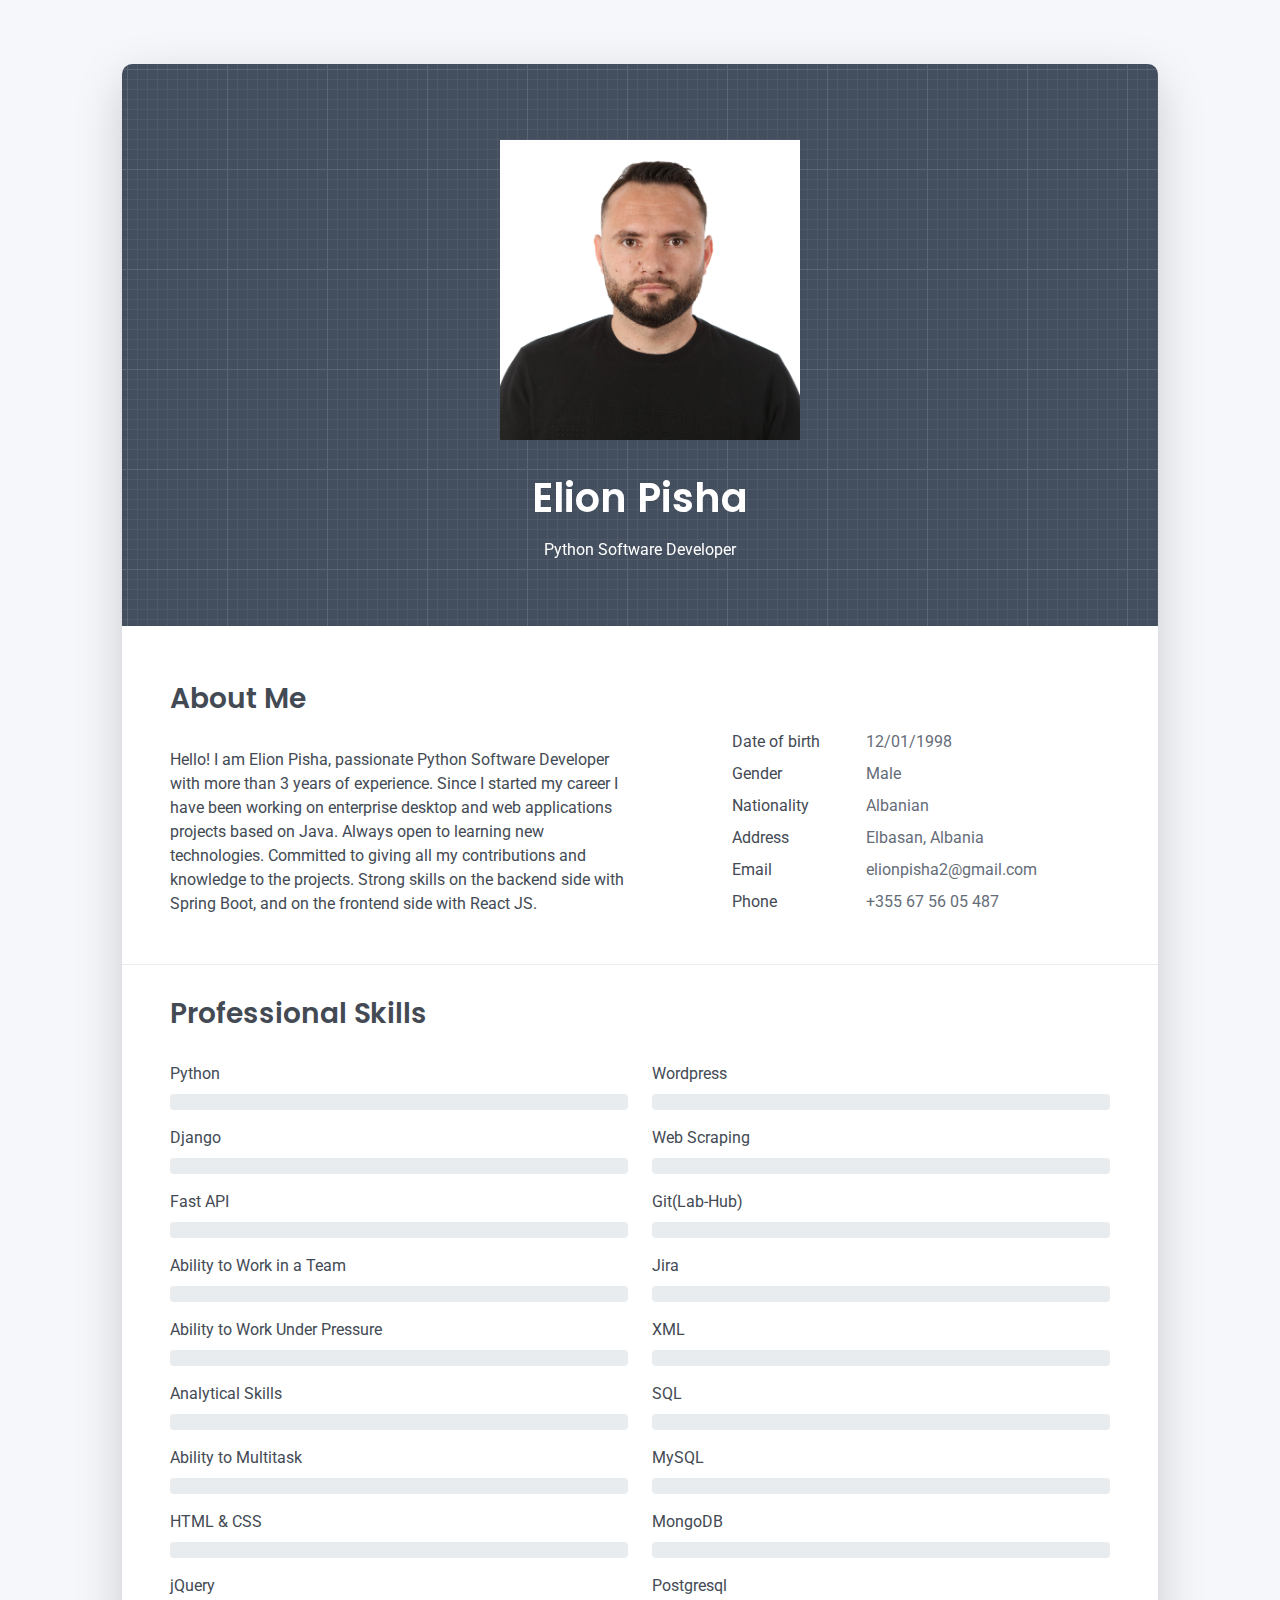
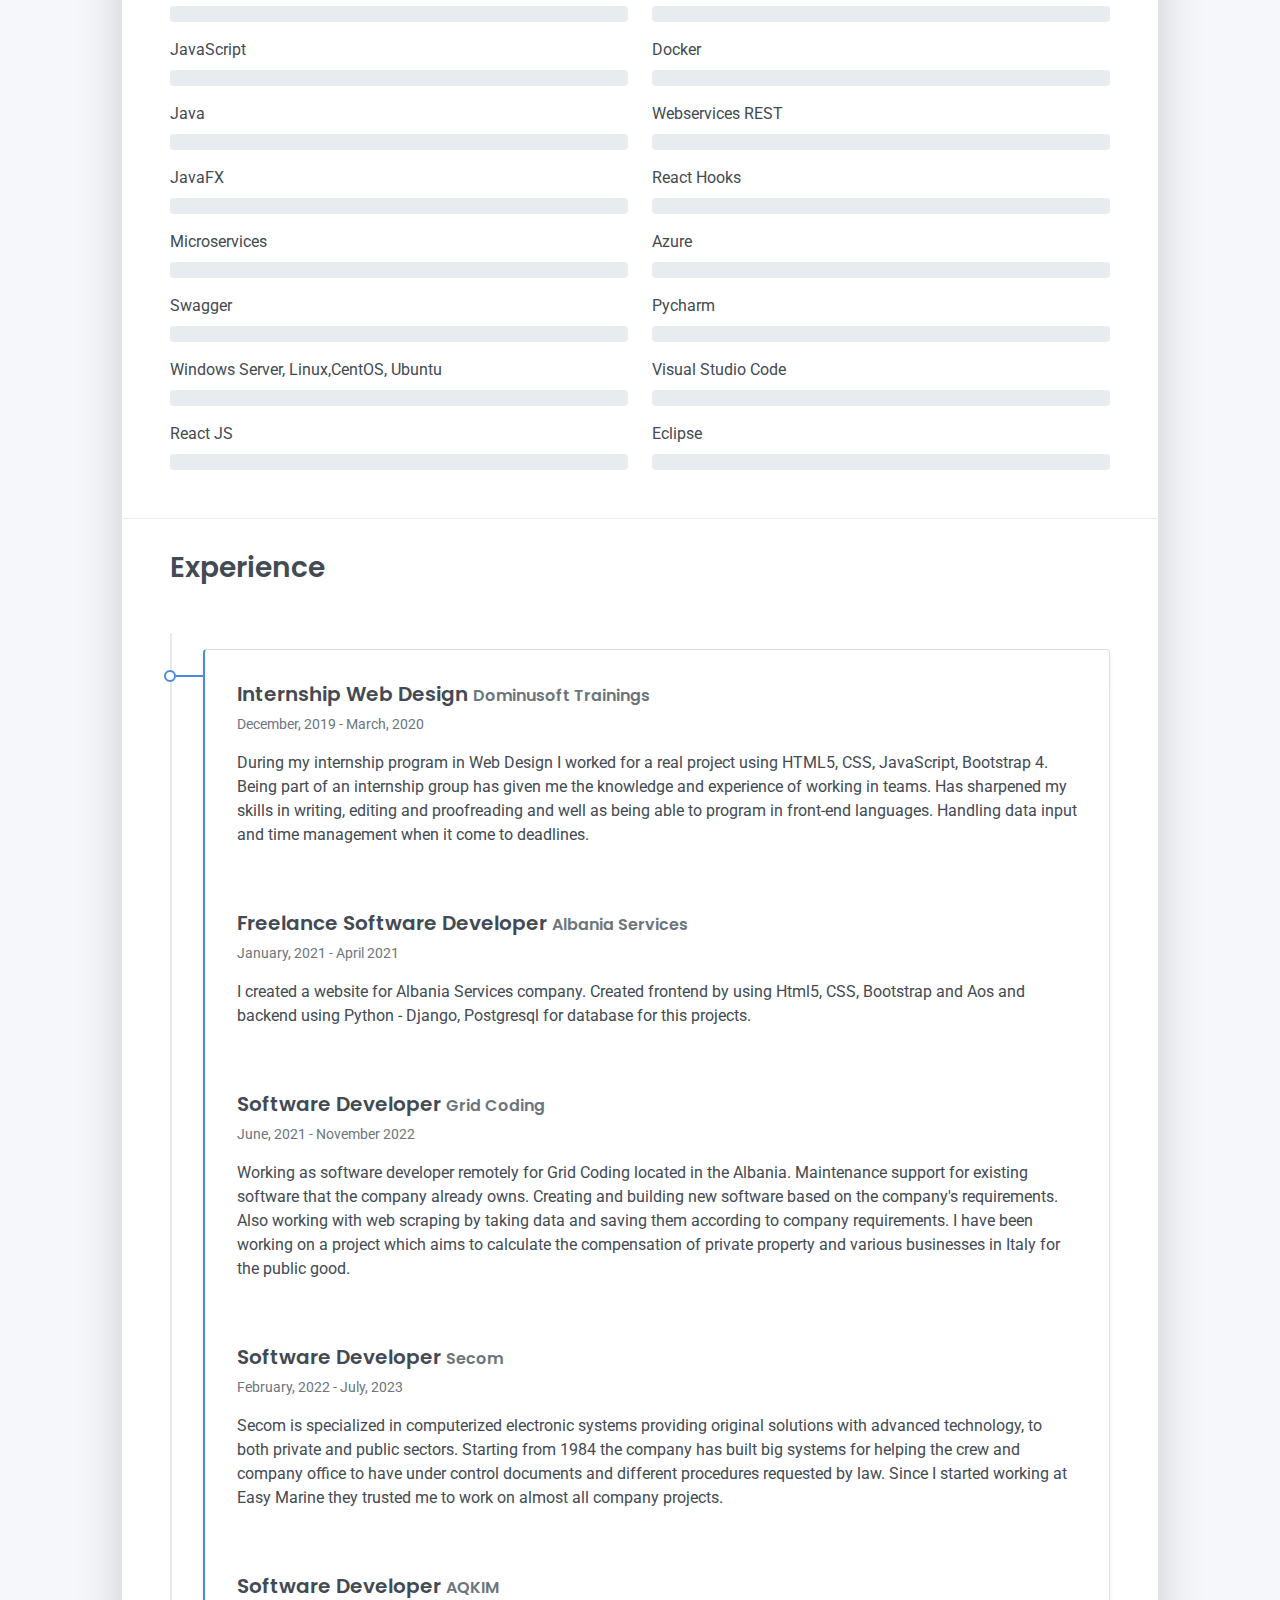
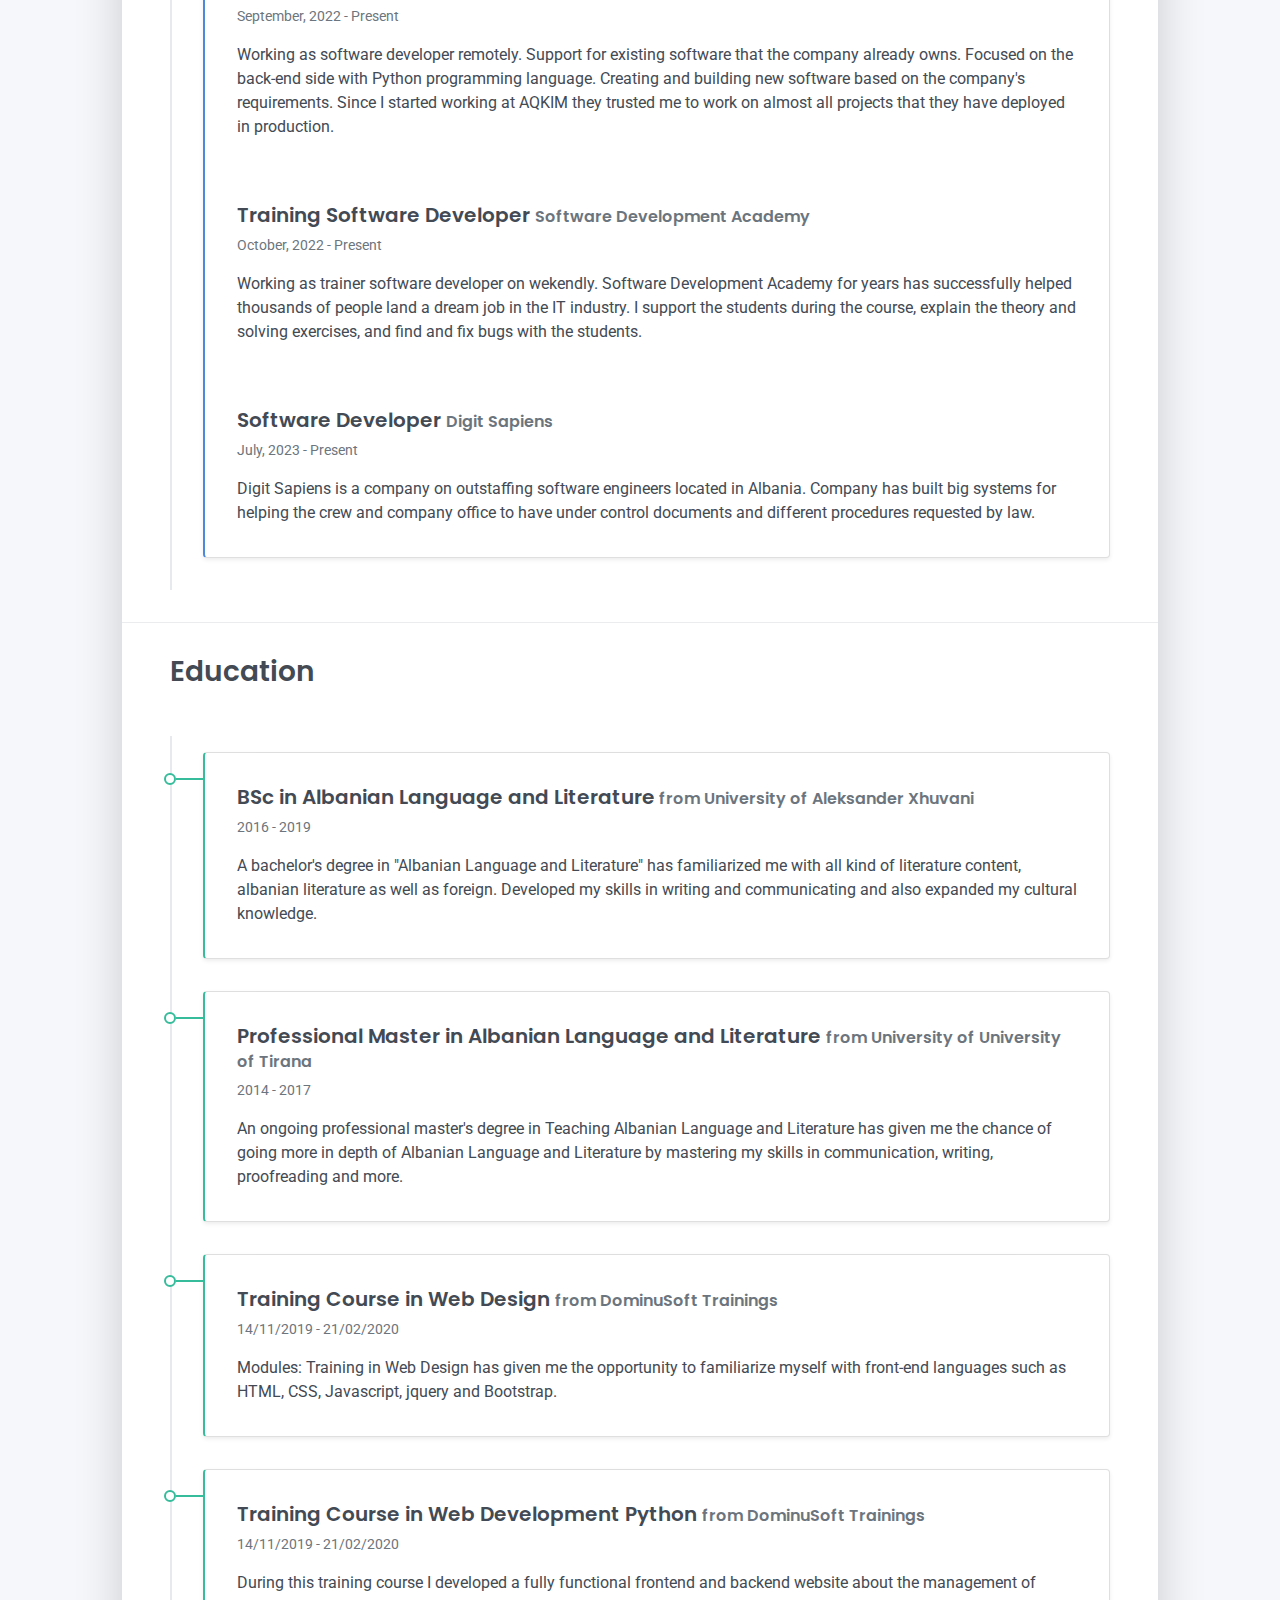
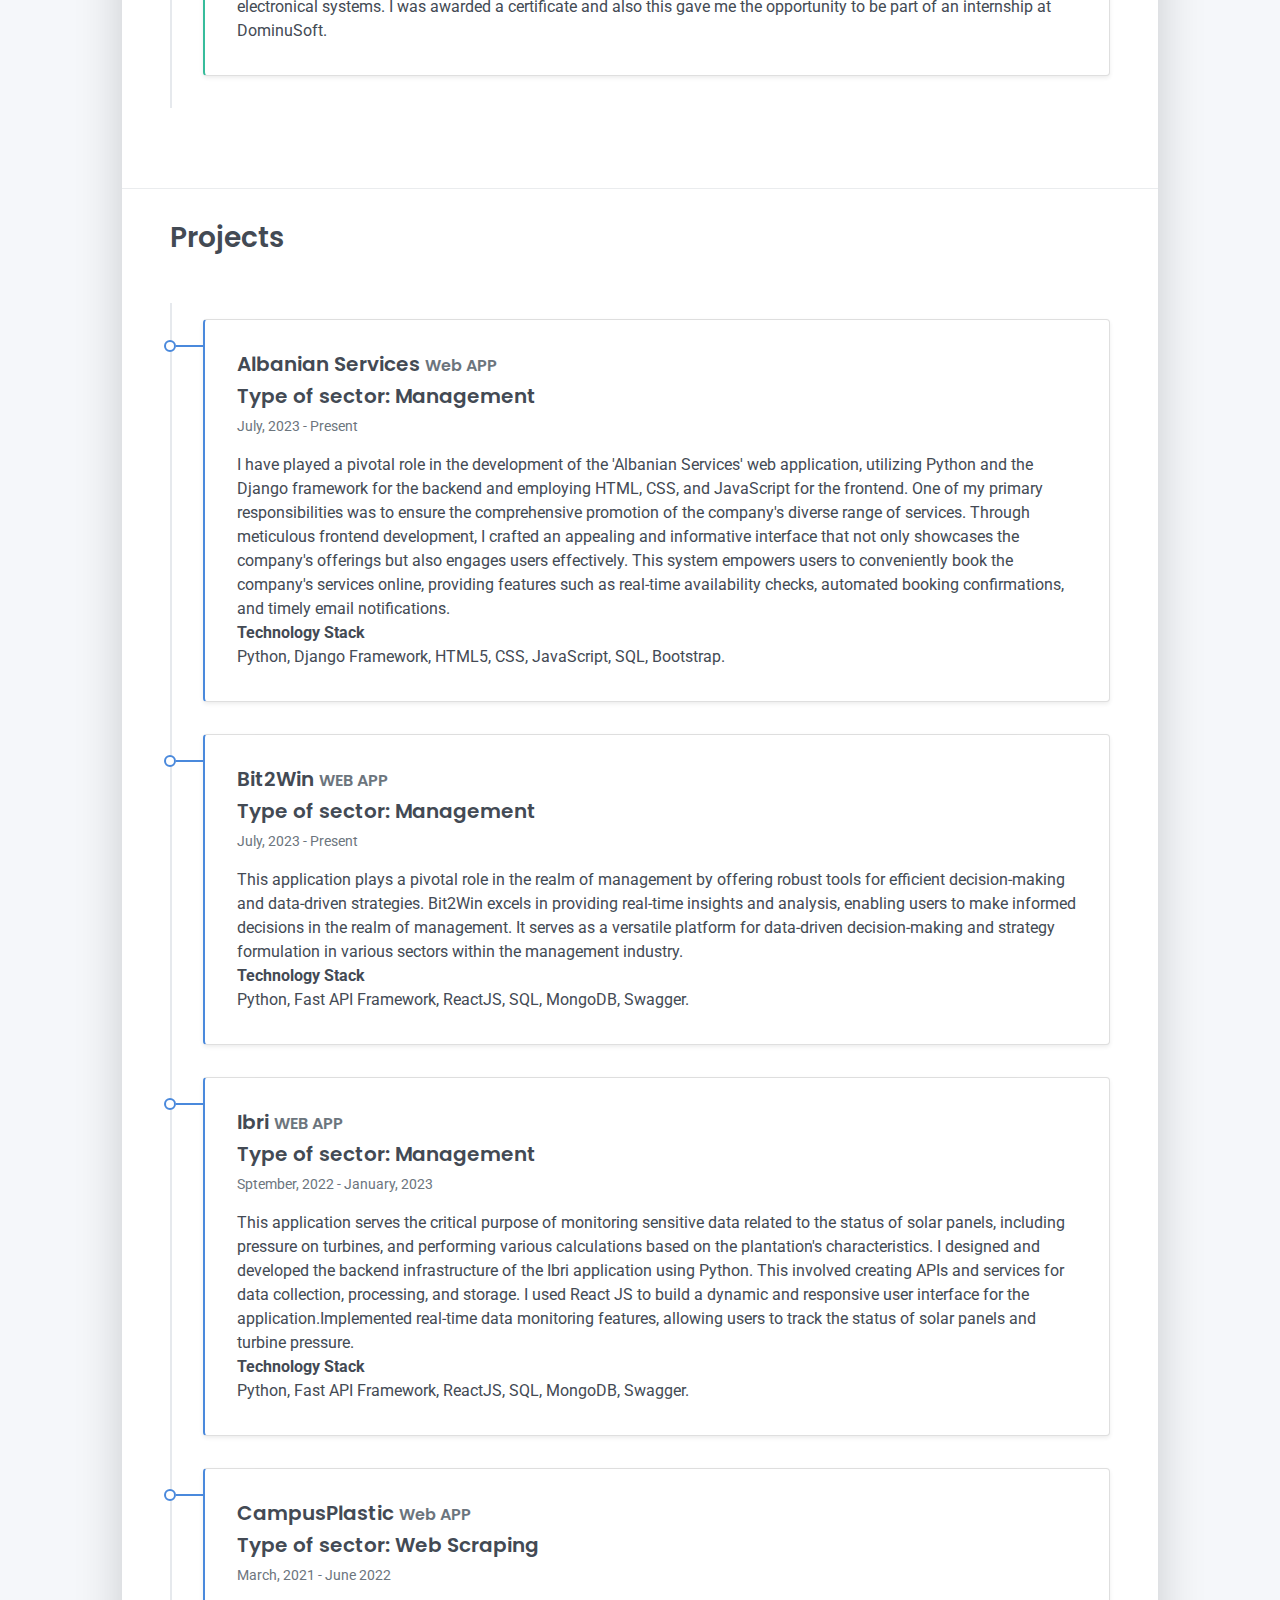
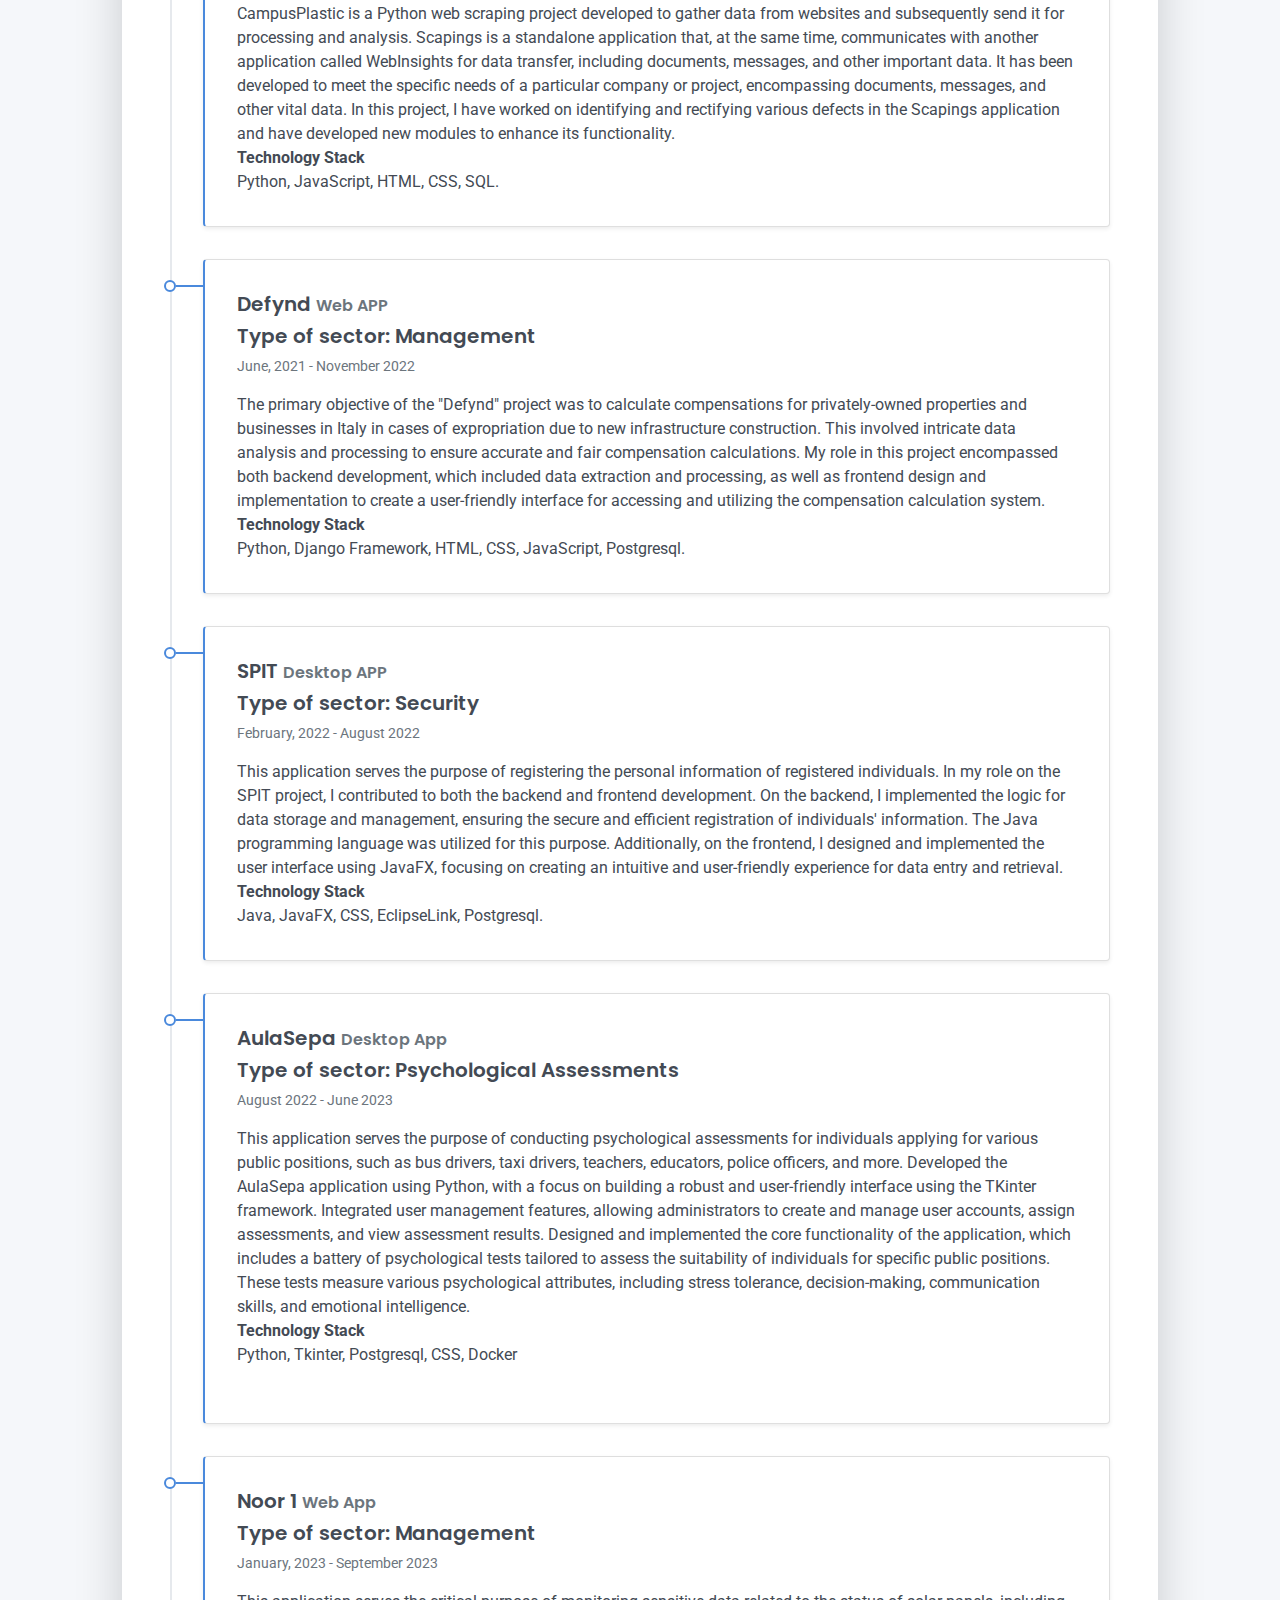
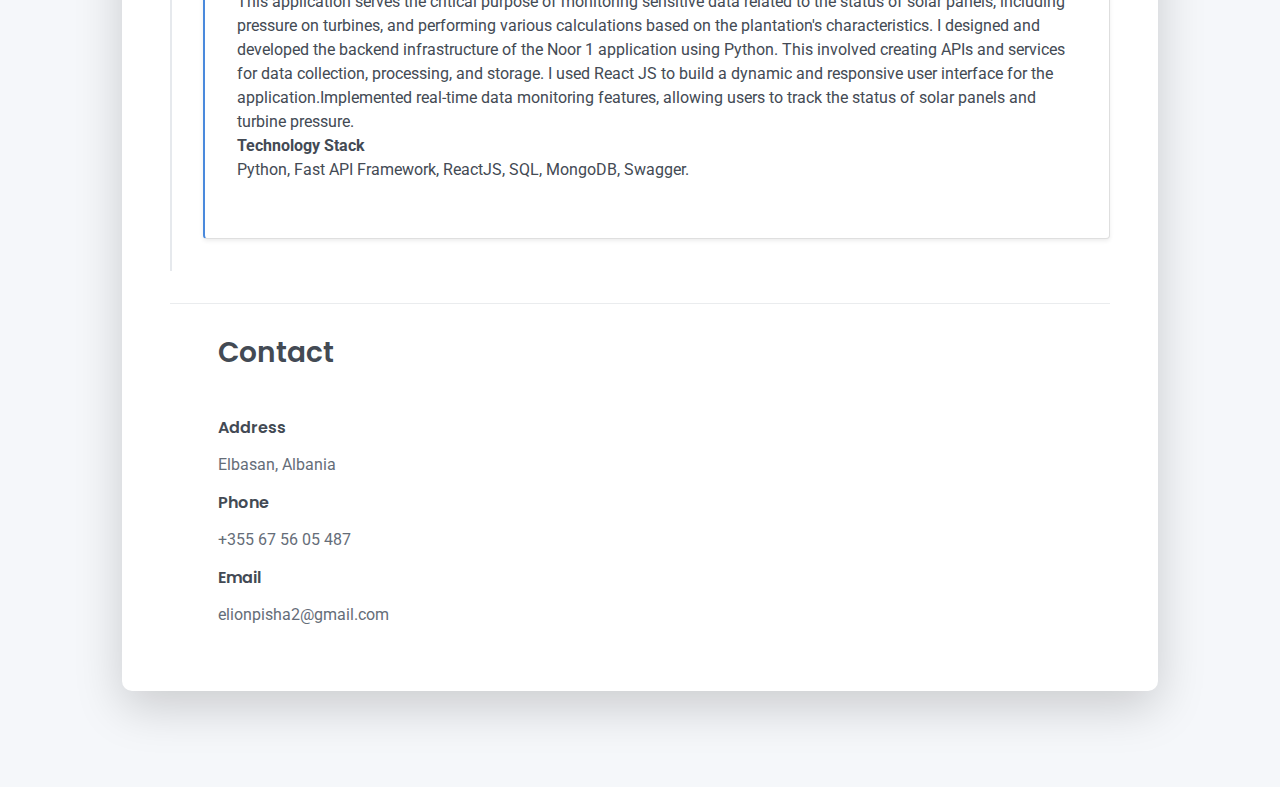
<file: resume/index.html>
<!DOCTYPE html>
<html lang="en-US">
<head>
  <meta charset="UTF-8">
  <meta http-equiv="X-UA-Compatible" content="IE=edge">
  <meta name="viewport" content="width=device-width, initial-scale=1">
  <title>Elion Pisha Resume</title>
  <link rel="preconnect" href="https://fonts.gstatic.com" crossorigin="crossorigin"/>
  <link rel="preload" as="style" href="https://fonts.googleapis.com/css2?family=Poppins:wght@600&amp;family=Roboto:wght@300;400;500;700&amp;display=swap"/>
  <link rel="stylesheet" href="https://fonts.googleapis.com/css2?family=Poppins:wght@600&amp;family=Roboto:wght@300;400;500;700&amp;display=swap" media="print" onload="this.media='all'"/>
  <noscript>
    <link rel="stylesheet" href="https://fonts.googleapis.com/css2?family=Poppins:wght@600&amp;family=Roboto:wght@300;400;500;700&amp;display=swap"/>
  </noscript>
  <link href="css/font-awesome/css/all.min.css?ver=1.2.0" rel="stylesheet">
  <link href="css/bootstrap.min.css?ver=1.2.0" rel="stylesheet">
  <link href="css/aos.css?ver=1.2.0" rel="stylesheet">
  <link href="css/main.css?ver=1.2.0" rel="stylesheet">
  <noscript>
    <style type="text/css">
      [data-aos] {
        opacity: 1 !important;
        transform: translate(0) scale(1) !important;
      }
    </style>
  </noscript>
</head>
<body id="top">
  <header class="d-print-none">
    <div class="container text-center text-lg-left">
      <div class="py-3 clearfix">
        
      </div>
    </div>
  </header>
  <div class="page-content">
    <div class="container">
      <div class="cover shadow-lg bg-white">
        <div class="cover-bg p-3 p-lg-4 text-white">
          <div class="row">
            <div class="col-lg-11 col-md-11" text-center>
              <div class="avatar hover-effect  p-1  mx-auto d-block"><img src="images/img2.JPG" width="300" height="300"/></div>
            </div>
            <div class="col-lg-12 col-md-12 text-center text-md-start" style="margin-top: 190px;">
              <h2 class="h1 mt-2" style="text-align: center;" data-aos="fade-left" data-aos-delay="0">Elion Pisha</h2>
              <p data-aos="fade-left" style="text-align: center;" data-aos-delay="100">Python Software Developer</p>
              </div>
            </div>
          </div>
          <div class="about-section pt-4 px-3 px-lg-4 mt-1">
            <div class="row">
              <div class="col-md-6">
                <h2 class="h3 mb-3">About Me</h2>
                <p>Hello! I am Elion Pisha, passionate Python Software Developer with more than 3 years of experience. 
                  Since I started my career I have been working on enterprise desktop and web applications projects based on Java. 
                  Always open to learning new technologies. Committed to giving all my contributions and knowledge to the projects. 
                  Strong skills on the backend side with Spring Boot, and on the frontend side with React JS.
                </p>
              </div>
              <div class="col-md-5 offset-md-1 pt-3">
                <div class="row mt-2">
                  <div class="col-sm-4">
                    <div class="pb-1">Date of birth</div>
                  </div>
                  <div class="col-sm-8">
                    <div class="pb-1 text-secondary">12/01/1998</div>
                  </div>
                  <div class="col-sm-4">
                    <div class="pb-1">Gender</div>
                  </div>
                  <div class="col-sm-8">
                    <div class="pb-1 text-secondary">Male</div>
                  </div>
                  <div class="col-sm-4">
                    <div class="pb-1">Nationality</div>
                  </div>
                  <div class="col-sm-8">
                    <div class="pb-1 text-secondary">Albanian</div>
                  </div>
                  <div class="col-sm-4">
                    <div class="pb-1">Address</div>
                  </div>
                  <div class="col-sm-8">
                    <div class="pb-1 text-secondary">Elbasan, Albania</div>
                  </div>
                  <div class="col-sm-4">
                    <div class="pb-1">Email</div>
                  </div>
                  <div class="col-sm-8">
                    <div class="pb-1 text-secondary">elionpisha2@gmail.com</div>
                  </div>
                  <div class="col-sm-4">
                    <div class="pb-1">Phone</div>
                  </div>
                  <div class="col-sm-8">
                    <div class="pb-1 text-secondary">+355 67 56 05 487</div>
                  </div>
                </div>
              </div>
            </div>
          </div>
          <hr class="d-print-none"/>
          <div class="skills-section px-3 px-lg-4">
            <h2 class="h3 mb-3">Professional Skills</h2>
            <div class="row">
              <div class="col-md-6">
                <div class="mb-2"><span>Python</span>
                  <div class="progress my-1">
                    <div class="progress-bar bg-primary" role="progressbar" data-aos="zoom-in-right" data-aos-delay="100" data-aos-anchor=".skills-section" style="width: 90%" aria-valuenow="90" aria-valuemin="0" aria-valuemax="100"></div>
                  </div>
                </div>
                <div class="mb-2"><span>Django</span>
                  <div class="progress my-1">
                    <div class="progress-bar bg-primary" role="progressbar" data-aos="zoom-in-right" data-aos-delay="200" data-aos-anchor=".skills-section" style="width: 80%" aria-valuenow="85" aria-valuemin="0" aria-valuemax="100"></div>
                  </div>
                </div>
                <div class="mb-2"><span>Fast API</span>
                  <div class="progress my-1">
                    <div class="progress-bar bg-primary" role="progressbar" data-aos="zoom-in-right" data-aos-delay="300" data-aos-anchor=".skills-section" style="width: 70%" aria-valuenow="70" aria-valuemin="0" aria-valuemax="100"></div>
                  </div>
                </div>
                <div class="mb-2"><span>Ability to Work in a Team</span>
                  <div class="progress my-1">
                    <div class="progress-bar bg-primary" role="progressbar" data-aos="zoom-in-right" data-aos-delay="300" data-aos-anchor=".skills-section" style="width: 90%" aria-valuenow="90" aria-valuemin="0" aria-valuemax="100"></div>
                  </div>
                </div>
                <div class="mb-2"><span>Ability to Work Under Pressure</span>
                  <div class="progress my-1">
                    <div class="progress-bar bg-primary" role="progressbar" data-aos="zoom-in-right" data-aos-delay="400" data-aos-anchor=".skills-section" style="width: 80%" aria-valuenow="90" aria-valuemin="0" aria-valuemax="100"></div>
                  </div>
                </div>
                <div class="mb-2"><span>Analytical Skills</span>
                  <div class="progress my-1">
                    <div class="progress-bar bg-primary" role="progressbar" data-aos="zoom-in-right" data-aos-delay="600" data-aos-anchor=".skills-section" style="width: 90%" aria-valuenow="90" aria-valuemin="0" aria-valuemax="100"></div>
                  </div>
                </div>
                <div class="mb-2"><span>Ability to Multitask</span>
                  <div class="progress my-1">
                    <div class="progress-bar bg-primary" role="progressbar" data-aos="zoom-in-right" data-aos-delay="600" data-aos-anchor=".skills-section" style="width: 80%" aria-valuenow="80" aria-valuemin="0" aria-valuemax="100"></div>
                  </div>
                </div>
                <div class="mb-2"><span>HTML & CSS</span>
                  <div class="progress my-1">
                    <div class="progress-bar bg-primary" role="progressbar" data-aos="zoom-in-right" data-aos-delay="500" data-aos-anchor=".skills-section" style="width: 85%" aria-valuenow="85" aria-valuemin="0" aria-valuemax="100"></div>
                  </div>
                </div>
                <div class="mb-2"><span>jQuery</span>
                  <div class="progress my-1">
                    <div class="progress-bar bg-primary" role="progressbar" data-aos="zoom-in-right" data-aos-delay="600" data-aos-anchor=".skills-section" style="width: 50%" aria-valuenow="50" aria-valuemin="0" aria-valuemax="100"></div>
                  </div>
                </div>
                <div class="mb-2"><span>JavaScript</span>
                  <div class="progress my-1">
                    <div class="progress-bar bg-primary" role="progressbar" data-aos="zoom-in-right" data-aos-delay="600" data-aos-anchor=".skills-section" style="width: 70%" aria-valuenow="70" aria-valuemin="0" aria-valuemax="100"></div>
                  </div>
                </div>
                <div class="mb-2"><span>Java</span>
                  <div class="progress my-1">
                    <div class="progress-bar bg-primary" role="progressbar" data-aos="zoom-in-right" data-aos-delay="300" data-aos-anchor=".skills-section" style="width: 40%" aria-valuenow="80" aria-valuemin="0" aria-valuemax="100"></div>
                  </div>
                </div>
                <div class="mb-2"><span>JavaFX</span>
                  <div class="progress my-1">
                    <div class="progress-bar bg-primary" role="progressbar" data-aos="zoom-in-right" data-aos-delay="600" data-aos-anchor=".skills-section" style="width: 50%" aria-valuenow="70" aria-valuemin="0" aria-valuemax="100"></div>
                  </div>
                </div>
               
                <div class="mb-2"><span>Microservices</span>
                  <div class="progress my-1">
                    <div class="progress-bar bg-primary" role="progressbar" data-aos="zoom-in-right" data-aos-delay="300" data-aos-anchor=".skills-section" style="width: 80%" aria-valuenow="80" aria-valuemin="0" aria-valuemax="100"></div>
                  </div>
                </div>
                
                <div class="mb-2"><span>Swagger</span>
                  <div class="progress my-1">
                    <div class="progress-bar bg-primary" role="progressbar" data-aos="zoom-in-right" data-aos-delay="300" data-aos-anchor=".skills-section" style="width: 60%" aria-valuenow="60" aria-valuemin="0" aria-valuemax="100"></div>
                  </div>
                </div>
                
                <div class="mb-2"><span>Windows Server, Linux,CentOS, Ubuntu</span>
                  <div class="progress my-1">
                    <div class="progress-bar bg-primary" role="progressbar" data-aos="zoom-in-right" data-aos-delay="300" data-aos-anchor=".skills-section" style="width: 80%" aria-valuenow="80" aria-valuemin="0" aria-valuemax="100"></div>
                  </div>
                </div>
                
                <div class="mb-2"><span>React JS</span>
                  <div class="progress my-1">
                    <div class="progress-bar bg-primary" role="progressbar" data-aos="zoom-in-right" data-aos-delay="300" data-aos-anchor=".skills-section" style="width: 50%" aria-valuenow="50" aria-valuemin="0" aria-valuemax="100"></div>
                  </div>
                </div>
                
               
              </div>
              
              <div class="col-md-6">
                 
                <div class="mb-2"><span>Wordpress</span>
                  <div class="progress my-1">
                    <div class="progress-bar bg-success" role="progressbar" data-aos="zoom-in-right" data-aos-delay="300" data-aos-anchor=".skills-section" style="width: 50%" aria-valuenow="50" aria-valuemin="0" aria-valuemax="100"></div>
                  </div>
                </div>
                
                <div class="mb-2"><span>Web Scraping</span>
                  <div class="progress my-1">
                    <div class="progress-bar bg-success" role="progressbar" data-aos="zoom-in-right" data-aos-delay="300" data-aos-anchor=".skills-section" style="width: 10%" aria-valuenow="10" aria-valuemin="0" aria-valuemax="100"></div>
                  </div>
                </div>
                <div class="mb-2"><span>Git(Lab-Hub)</span>
                  <div class="progress my-1">
                    <div class="progress-bar bg-success" role="progressbar" data-aos="zoom-in-right" data-aos-delay="600" data-aos-anchor=".skills-section" style="width: 75%" aria-valuenow="75" aria-valuemin="0" aria-valuemax="100"></div>
                  </div>
                </div>
                <div class="mb-2"><span>Jira</span>
                  <div class="progress my-1">
                    <div class="progress-bar bg-success" role="progressbar" data-aos="zoom-in-right" data-aos-delay="600" data-aos-anchor=".skills-section" style="width: 75%" aria-valuenow="75" aria-valuemin="0" aria-valuemax="100"></div>
                  </div>
                </div>
               
              
                <div class="mb-2"><span>XML</span>
                  <div class="progress my-1">
                    <div class="progress-bar bg-success" role="progressbar" data-aos="zoom-in-right" data-aos-delay="300" data-aos-anchor=".skills-section" style="width: 60%" aria-valuenow="60" aria-valuemin="0" aria-valuemax="100"></div>
                  </div>
                </div>
                <div class="mb-2"><span>SQL</span>
                  <div class="progress my-1">
                    <div class="progress-bar bg-success" role="progressbar" data-aos="zoom-in-right" data-aos-delay="300" data-aos-anchor=".skills-section" style="width: 50%" aria-valuenow="50" aria-valuemin="0" aria-valuemax="100"></div>
                  </div>
                </div>
                
                <div class="mb-2"><span>MySQL </span>
                  <div class="progress my-1">
                    <div class="progress-bar bg-success" role="progressbar" data-aos="zoom-in-right" data-aos-delay="300" data-aos-anchor=".skills-section" style="width: 10%" aria-valuenow="10" aria-valuemin="0" aria-valuemax="100"></div>
                  </div>
                </div>
                <div class="mb-2"><span>MongoDB </span>
                  <div class="progress my-1">
                    <div class="progress-bar bg-success" role="progressbar" data-aos="zoom-in-right" data-aos-delay="300" data-aos-anchor=".skills-section" style="width: 10%" aria-valuenow="10" aria-valuemin="0" aria-valuemax="100"></div>
                  </div>
                </div>
                <div class="mb-2"><span>Postgresql</span>
                  <div class="progress my-1">
                    <div class="progress-bar bg-success" role="progressbar" data-aos="zoom-in-right" data-aos-delay="300" data-aos-anchor=".skills-section" style="width: 50%" aria-valuenow="50" aria-valuemin="0" aria-valuemax="100"></div>
                  </div>
                </div>
 
                <div class="mb-2"><span>Docker </span>
                  <div class="progress my-1">
                    <div class="progress-bar bg-success" role="progressbar" data-aos="zoom-in-right" data-aos-delay="300" data-aos-anchor=".skills-section" style="width: 40%" aria-valuenow="10" aria-valuemin="0" aria-valuemax="100"></div>
                  </div>
                </div>
                
                
                <div class="mb-2"><span>Webservices REST</span>
                  <div class="progress my-1">
                    <div class="progress-bar bg-success" role="progressbar" data-aos="zoom-in-right" data-aos-delay="300" data-aos-anchor=".skills-section" style="width: 80%" aria-valuenow="80" aria-valuemin="0" aria-valuemax="100"></div>
                  </div>
                </div>
                
                
                <div class="mb-2"><span>React Hooks</span>
                  <div class="progress my-1">
                    <div class="progress-bar bg-success" role="progressbar" data-aos="zoom-in-right" data-aos-delay="300" data-aos-anchor=".skills-section" style="width: 50%" aria-valuenow="50" aria-valuemin="0" aria-valuemax="100"></div>
                  </div>
                </div>
                
                <div class="mb-2"><span>Azure</span>
                  <div class="progress my-1">
                    <div class="progress-bar bg-success" role="progressbar" data-aos="zoom-in-right" data-aos-delay="300" data-aos-anchor=".skills-section" style="width: 60%" aria-valuenow="60" aria-valuemin="0" aria-valuemax="100"></div>
                  </div>
                </div>
                
                <div class="mb-2"><span>Pycharm</span>
                  <div class="progress my-1">
                    <div class="progress-bar bg-success" role="progressbar" data-aos="zoom-in-right" data-aos-delay="300" data-aos-anchor=".skills-section" style="width: 60%" aria-valuenow="60" aria-valuemin="0" aria-valuemax="100"></div>
                  </div>
                </div>
                
                <div class="mb-2"><span>Visual Studio Code</span>
                  <div class="progress my-1">
                    <div class="progress-bar bg-success" role="progressbar" data-aos="zoom-in-right" data-aos-delay="300" data-aos-anchor=".skills-section" style="width: 60%" aria-valuenow="60" aria-valuemin="0" aria-valuemax="100"></div>
                  </div>
                </div>
                
                <div class="mb-2"><span>Eclipse</span>
                  <div class="progress my-1">
                    <div class="progress-bar bg-success" role="progressbar" data-aos="zoom-in-right" data-aos-delay="300" data-aos-anchor=".skills-section" style="width: 60%" aria-valuenow="60" aria-valuemin="0" aria-valuemax="100"></div>
                  </div>
                </div>
                
              </div>
            </div>
          </div>
          <hr class="d-print-none"/>
          <div class="work-experience-section px-3 px-lg-4">
            <h2 class="h3 mb-4">Experience</h2>
            <div class="timeline">

              <div class="timeline-card timeline-card-primary card shadow-sm">
                <div class="card-body">
                  <div class="h5 mb-1">Internship Web Design <span class="text-muted h6">Dominusoft Trainings</span></div>
                  <div class="text-muted text-small mb-2">December, 2019 - March, 2020</div>
                  <div>During my internship program in Web Design I worked for a real project using HTML5, CSS, JavaScript, Bootstrap 4.
                    Being part of an internship group has given me the knowledge and experience of working in teams. Has sharpened my skills 
                    in writing, editing and proofreading and well as being able to program in front-end languages. Handling data input and time 
                    management when it come to deadlines. </div>
                  </div>
                  
                  <div class="card-body">
                    <div class="h5 mb-1">Freelance Software Developer <span class="text-muted h6">Albania Services</span></div>
                    <div class="text-muted text-small mb-2">January, 2021 - April 2021</div>
                    <div>I created a website for Albania Services company. Created frontend by
                       using Html5, CSS, Bootstrap and Aos and backend using Python - Django, Postgresql for database for this projects.
                    </div>
                  </div>
                  
                  <div class="card-body">
                    <div class="h5 mb-1">Software Developer <span class="text-muted h6">Grid Coding</span></div>
                    <div class="text-muted text-small mb-2">June, 2021 - November 2022</div>
                    <div>Working as software developer remotely for Grid Coding located in the Albania. Maintenance
                      support for existing software that the company already owns. Creating and building new software based
                      on the company's requirements. Also working with web scraping by taking data and saving them according to company requirements.
                      I have been working on a project which aims to calculate the compensation of private property and various businesses in Italy for the public good.
                    </div>
                  </div>
                  
                  <div class="card-body">
                    <div class="h5 mb-1">Software Developer <span class="text-muted h6"> Secom</span></div>
                    <div class="text-muted text-small mb-2">February, 2022 - July, 2023</div>
                    <div>Secom is specialized in computerized electronic systems providing original solutions with advanced technology, to both private and public sectors.
                      Starting from 1984 the company has built big systems for helping the crew and company office to have
                      under control documents and different procedures requested by law.
                      Since I started working at Easy Marine they trusted me to work on almost all company projects.</div>
                   </div>
                  <div class="card-body">
                    <div class="h5 mb-1">Software Developer <span class="text-muted h6"> AQKIM</span></div>
                    <div class="text-muted text-small mb-2">September, 2022 - Present</div>
                    <div>Working as software developer remotely. Support for existing software that the company already owns.
                      Focused on the back-end side with Python programming language.  Creating and building new software based on the company's requirements.
                      Since I started working at AQKIM they trusted me to work on almost all projects that they have deployed in production.
                    </div>
                  </div>
                  <div class="card-body">
                    <div class="h5 mb-1">Training Software Developer <span class="text-muted h6"> Software Development Academy</span></div>
                    <div class="text-muted text-small mb-2">October, 2022 - Present</div>
                    <div>Working as trainer software developer on wekendly. Software Development Academy for years has successfully helped thousands of people land a dream job in the IT industry.
                      I support the students during the course, explain the theory and solving exercises, and find and fix bugs with 
                      the students.
                    </div>
                  </div>
                  <div class="card-body">
                    <div class="h5 mb-1">Software Developer <span class="text-muted h6"> Digit Sapiens</span></div>
                    <div class="text-muted text-small mb-2">July, 2023 - Present</div>
                    <div>Digit Sapiens is a company on outstaffing software engineers located in Albania.
                      Company has built big systems for helping the crew and company office to have under control documents and different
                       procedures requested by law. 
                    </div>
                  </div>

                  </div>
                </div>
              </div>
              <hr class="d-print-none"/>
              <div class="page-break"></div>
              <div class="education-section px-3 px-lg-4 pb-4">
                <h2 class="h3 mb-4">Education</h2>
                <div class="timeline">

                  <div class="timeline-card timeline-card-success card shadow-sm">
                    <div class="card-body">
                      <div class="h5 mb-1">BSc in Albanian Language and Literature<span class="text-muted h6"> from University of Aleksander Xhuvani</span></div>
                        <div class="text-muted text-small mb-2">2016 - 2019</div>
                          <div>A bachelor's degree in "Albanian Language and Literature" has familiarized me with all kind of literature content, 
                            albanian literature as well as foreign. Developed my skills in writing and communicating and also expanded my cultural knowledge.
                          </div>
                        </div>
                      </div>
                    <div class="timeline-card timeline-card-success card shadow-sm">
                      <div class="card-body">
                        <div class="h5 mb-1">Professional Master in Albanian Language and Literature <span class="text-muted h6"> from University of University of Tirana</span></div>
                          <div class="text-muted text-small mb-2">2014 - 2017</div>
                            <div>An ongoing professional master's degree in Teaching Albanian Language and Literature has given me the chance of going more in
                              depth of Albanian Language and Literature by mastering my skills in communication, writing, proofreading and more.
                            
                          </div>
                      </div>
                    </div>
                    <div class="timeline-card timeline-card-success card shadow-sm">
                      <div class="card-body">
                        <div class="h5 mb-1">Training Course in Web Design <span class="text-muted h6"> from DominuSoft Trainings</span></div>
                          <div class="text-muted text-small mb-2">14/11/2019 - 21/02/2020</div>
                            <div>Modules: Training in Web Design has given me the opportunity to familiarize myself with front-end languages such
                              as HTML, CSS, Javascript, jquery and Bootstrap.          
                          </div>
                        </div>
                    </div>  
                    <div class="timeline-card timeline-card-success card shadow-sm">
                      <div class="card-body">
                        <div class="h5 mb-1">Training Course in Web Development Python <span class="text-muted h6"> from DominuSoft Trainings</span></div>
                        <div class="text-muted text-small mb-2">14/11/2019 - 21/02/2020</div>
                          <div>During this training course I developed a fully functional frontend and backend website about the
                            management of electronical systems. I was awarded a certificate 
                            and also this gave me the opportunity to be part of an internship 
                            at DominuSoft.
                          </div>
                        </div>
                      </div>
                    </div>  
                  </div>
                  <hr class="d-print-none"/>

                  <div class="work-experience-section px-3 px-lg-4">
                    <h2 class="h3 mb-4">Projects</h2>
                    <div class="timeline">
                      
                      <div class="timeline-card timeline-card-primary card shadow-sm">
                        <div class="card-body">
                          <div class="h5 mb-1">Albanian Services <span class="text-muted h6"> Web APP</span></div>
                          <div class="h5 mb-1">Type of sector: Management</div>
                          <div class="text-muted text-small mb-2">July, 2023 - Present</div>
                          <div>I have played a pivotal role in the development of the 'Albanian Services' web application,
                             utilizing Python and the Django framework for the backend and employing HTML, CSS,
                            and JavaScript for the frontend. One of my primary responsibilities was to ensure the comprehensive promotion
                             of the company's diverse range of services. Through meticulous frontend development, I
                              crafted an appealing and informative interface that not only showcases the company's offerings but
                               also engages users effectively.  This system empowers users to conveniently book the company's 
                               services online, providing features such as 
                               real-time availability checks, automated booking confirmations, and timely email notifications.
                          </br>
                          <strong>Technology Stack</strong>
                        </br>
                        Python, Django Framework, HTML5, CSS, JavaScript, SQL, Bootstrap. 
                      </div>
                    </div>
                  </div>
                  <div class="timeline-card timeline-card-primary card shadow-sm">
                    <div class="card-body">
                      <div class="h5 mb-1">Bit2Win <span class="text-muted h6"> WEB APP</span></div>
                      <div class="h5 mb-1">Type of sector: Management</div>
                      <div class="text-muted text-small mb-2">July, 2023 - Present</div>
                      <div>
                        This application plays a pivotal role in the realm of management by offering robust tools for efficient decision-making and data-driven strategies. 
                        Bit2Win excels in providing real-time insights and analysis, enabling users to make informed decisions in 
                        the realm of management. It serves as a versatile platform for data-driven decision-making and strategy formulation in various 
                        sectors within the management industry.
                      </br>
                      <strong>Technology Stack</strong>
                      </br>
                    Python, Fast API Framework, ReactJS, SQL, MongoDB, Swagger.                        
                  </div>
                </div>
              </div>
            <div class="timeline-card timeline-card-primary card shadow-sm">
              <div class="card-body">
                <div class="h5 mb-1">Ibri <span class="text-muted h6"> WEB APP </span></div>
                <div class="h5 mb-1">Type of sector: Management</div>
                <div class="text-muted text-small mb-2">Sptember, 2022 - January, 2023</div>
                <div>This application serves the critical purpose of monitoring sensitive data related to the status
                   of solar panels, including pressure on turbines, and performing various calculations based on the
                    plantation's characteristics. I designed and developed the backend infrastructure of the Ibri
                     application using Python. This involved creating APIs and services for data collection,
                      processing, and storage. I used React JS to build a dynamic and responsive user interface for
                       the application.Implemented real-time data monitoring features, allowing users to track the 
                       status of solar panels and turbine pressure. 
                </br>
                <strong>Technology Stack</strong> 
              </br>
              Python, Fast API Framework, ReactJS, SQL, MongoDB, Swagger.</div>
            </div>
          </div>
          <div class="timeline-card timeline-card-primary card shadow-sm">
            <div class="card-body">
              <div class="h5 mb-1">CampusPlastic <span class="text-muted h6"> Web APP</span></div>
              <div class="h5 mb-1">Type of sector: Web Scraping</div>
              <div class="text-muted text-small mb-2">March, 2021 - June 2022</div>
              <div>CampusPlastic is a Python web scraping project developed to gather data from websites and subsequently
                 send it for processing and analysis. Scapings is a standalone application that, at the same time,
                  communicates with another application called WebInsights for data transfer, including documents, 
                  messages, and other important data.
                It has been developed to meet the specific needs of a particular company or project, encompassing 
                documents, messages, and other vital data.
                In this project, I have worked on identifying and rectifying various defects in the Scapings
                 application and have developed new modules to enhance its functionality. 
              </br>
              <strong>Technology Stack</strong>
            </br>
            Python, JavaScript, HTML, CSS, SQL.
          </div>
        </div>
      </div>
      
      <div class="timeline-card timeline-card-primary card shadow-sm">
        <div class="card-body">
          <div class="h5 mb-1">Defynd <span class="text-muted h6"> Web APP</span></div>
          <div class="h5 mb-1">Type of sector: Management</div>
          <div class="text-muted text-small mb-2">June, 2021 - November 2022</div>
          <div> The primary objective of the "Defynd" project was to calculate compensations for privately-owned properties and businesses in 
            Italy in cases of expropriation due to new infrastructure construction. 
            This involved intricate data analysis and processing to ensure accurate and fair compensation 
            calculations. My role in this project encompassed both backend development, which included data 
            extraction and processing, as well as frontend design and implementation to create a user-friendly 
            interface for accessing and utilizing the compensation calculation system.
          </br>
          <strong>Technology Stack</strong>
        </br>
        Python, Django Framework, HTML, CSS, JavaScript, Postgresql.
      </div>
    </div>
  </div>
  
  <div class="timeline-card timeline-card-primary card shadow-sm">
    <div class="card-body">
      <div class="h5 mb-1">SPIT <span class="text-muted h6"> Desktop APP</span></div>
      <div class="h5 mb-1">Type of sector: Security</div>
      <div class="text-muted text-small mb-2">February, 2022 - August 2022</div>
      <div>This application serves the purpose of registering the personal information
         of registered individuals.
        In my role on the SPIT project, I contributed to both the backend and frontend development.
         On the backend, I implemented the logic for data storage and management, ensuring the secure 
         and efficient registration of individuals' information. The Java programming language was 
         utilized for this purpose. Additionally, on the frontend, I designed and implemented the user
          interface using JavaFX, 
        focusing on creating an intuitive and user-friendly experience for data entry and retrieval.
      </br>
      <strong>Technology Stack</strong>
    </br>
    Java, JavaFX, CSS, EclipseLink, Postgresql.
  </div>
</div>
</div>

<div class="timeline-card timeline-card-primary card shadow-sm">
  <div class="card-body">
    <div class="h5 mb-1">AulaSepa <span class="text-muted h6"> Desktop App</span></div>
    <div class="h5 mb-1">Type of sector: Psychological Assessments</div>
    <div class="text-muted text-small mb-2">August 2022 - June 2023</div>
    <div>This application serves the purpose of conducting psychological assessments for individuals applying for various public positions, 
      such as bus drivers, taxi drivers, teachers, educators, police officers, and more.
      Developed the AulaSepa application using Python, 
      with a focus on building a robust and user-friendly interface using the TKinter framework.
      Integrated user management features, allowing administrators to create and manage user accounts, assign assessments, and view assessment results.
      Designed and implemented the core functionality of the application,
       which includes a battery of psychological tests tailored to assess the suitability of individuals
        for specific public positions. These tests measure various psychological attributes, including 
        stress tolerance, decision-making, communication skills, and emotional intelligence.
    </br>
    <strong>Technology Stack</strong>
  </br>
  Python, Tkinter, Postgresql, CSS, Docker</div>
</br>
</div>
</div>

<div class="timeline-card timeline-card-primary card shadow-sm">
  <div class="card-body">
    <div class="h5 mb-1"> Noor 1<span class="text-muted h6"> Web App</span></div>
    <div class="h5 mb-1">Type of sector: Management</div>
    <div class="text-muted text-small mb-2">January, 2023 - September 2023</div>
    <div>This application serves the critical purpose of monitoring sensitive data related to the status of solar panels, including 
      pressure on turbines, and performing various calculations based on the plantation's characteristics.
      I designed and developed the backend infrastructure of the Noor 1 application using Python.
       This involved creating APIs and services for data collection, processing, and storage.
       I used React JS to build a dynamic and responsive user interface for the application.Implemented real-time data monitoring features, 
       allowing users to track the status of solar panels and turbine pressure.
    </br>
    <strong>Technology Stack</strong>
  </br>
  Python, Fast API Framework, ReactJS, SQL, MongoDB, Swagger.</div>
</br>
</div>
</div>

</div>
<hr class="d-print-none"/>
<div class="contant-section px-3 px-lg-4 pb-4" id="contact">
  <h2 class="h3 text mb-3">Contact</h2>
  <div class="row">
    <div class="col-md-7 d-print-none">
      <div class="col">
        <div class="mt-2">
          <h3 class="h6">Address</h3>
          <div class="pb-2 text-secondary">Elbasan, Albania</div>
          <h3 class="h6">Phone</h3>
          <div class="pb-2 text-secondary">+355 67 56 05 487</div>
          <h3 class="h6">Email</h3>
          <div class="pb-2 text-secondary">elionpisha2@gmail.com</div>
        </div>
      </div>
      <div class="col d-none d-print-block">
        <div class="mt-2">
          <div>
            <div class="mb-2">
              <div class="text-dark"><i class="fab fa-facebook mr-1"></i><span>https://www.facebook.com/elion20</span>
              </div>
            </div>
            <div class="mb-2">
              <div class="text-dark"><i class="fab fa-linkedin mr-1"></i><span>https://www.linkedin.com/in/elion-pisha-2a0606208/</span>
              </div>
            </div>
            <div class="mb-2">
              <div class="text-dark"><i class="fab fa-instagram mr-1"></i><span>https://www.instagram.com/elion.pisha/</span>
              </div>
            </div>
            <div class="mb-2">
              <div class="text-dark"><i class="fab fa-github mr-1"></i><span>https://github.com/ElionPisha</span>
              </div>
            </div>
          </div>
        </div>
      </div>
    </div>
  </div>
</div></div>
</div>
<footer class="pt-4 pb-4 text-muted text-center d-print-none">
  <div class="container">
    
  </div>
</footer>
<script src="scripts/bootstrap.bundle.min.js?ver=1.2.0"></script>
<script src="scripts/aos.js?ver=1.2.0"></script>
<script src="scripts/main.js?ver=1.2.0"></script>
</body>
</html>
</file>
<file: resume/css/main.css>
/* Buttons */
/* Inputs */
/* Timeline custom component */
.timeline {
  border-left: 2px solid #e6e9ed;
  padding: 1rem 0;
}

.timeline-card {
  position: relative;
  margin-left: 31px;
  border-left: 2px solid;
  margin-bottom: 2rem;
}

.timeline-card:last-child {
  margin-bottom: 1rem;
}

.timeline-card:before {
  content: "";
  display: inline-block;
  position: absolute;
  background-color: #fff;
  border-radius: 10px;
  width: 12px;
  height: 12px;
  top: 20px;
  left: -41px;
  border: 2px solid;
  z-index: 2;
}

.timeline-card:after {
  content: "";
  display: inline-block;
  position: absolute;
  background-color: currentColor;
  width: 29px;
  height: 2px;
  top: 25px;
  left: -29px;
  z-index: 1;
}

.timeline-card-primary {
  border-left-color: #4a89dc;
}

.timeline-card-primary:before {
  border-color: #4a89dc;
}

.timeline-card-primary:after {
  background-color: #4a89dc;
}

.timeline-card-success {
  border-left-color: #37bc9b;
}

.timeline-card-success:before {
  border-color: #37bc9b;
}

.timeline-card-success:after {
  background-color: #37bc9b;
}

html {
  scroll-behavior: smooth;
}

.site-title {
  font-size: 1.25rem;
  line-height: 2.5rem;
}

.nav-link {
  padding: 0;
  font-size: 1.25rem;
  line-height: 2.5rem;
  color: rgba(0, 0, 0, 0.5);
}

.nav-link:hover,
.nav-link:focus,
.active .nav-link {
  color: rgba(0, 0, 0, 0.8);
}

.nav-item + .nav-item {
  margin-left: 1rem;
}

.cover {
  border-radius: 10px;
}

.cover-bg {
  background-color: #434e5e;
  background-image: url("data:image/svg+xml,%3Csvg xmlns='http://www.w3.org/2000/svg' width='100' height='100' viewBox='0 0 100 100'%3E%3Cg fill-rule='evenodd'%3E%3Cg fill='%23ffffff' fill-opacity='0.12'%3E%3Cpath opacity='.5' d='M96 [base64] 0v-9h-9v9h9zm-10 0v-9h-9v9h9zm-10 0v-9h-9v9h9zm-10 0v-9h-9v9h9zm-10 0v-9h-9v9h9zm-10 0v-9h-9v9h9zm-10 0v-9h-9v9h9zm-10 0v-9h-9v9h9zm-9-10h9v-9h-9v9zm10 0h9v-9h-9v9zm10 0h9v-9h-9v9zm10 0h9v-9h-9v9zm10 0h9v-9h-9v9zm10 0h9v-9h-9v9zm10 0h9v-9h-9v9zm10 0h9v-9h-9v9zm9-10v-9h-9v9h9zm-10 0v-9h-9v9h9zm-10 0v-9h-9v9h9zm-10 0v-9h-9v9h9zm-10 0v-9h-9v9h9zm-10 0v-9h-9v9h9zm-10 0v-9h-9v9h9zm-10 0v-9h-9v9h9zm-9-10h9v-9h-9v9zm10 0h9v-9h-9v9zm10 0h9v-9h-9v9zm10 0h9v-9h-9v9zm10 0h9v-9h-9v9zm10 0h9v-9h-9v9zm10 0h9v-9h-9v9zm10 0h9v-9h-9v9zm9-10v-9h-9v9h9zm-10 0v-9h-9v9h9zm-10 0v-9h-9v9h9zm-10 0v-9h-9v9h9zm-10 0v-9h-9v9h9zm-10 0v-9h-9v9h9zm-10 0v-9h-9v9h9zm-10 0v-9h-9v9h9zm-9-10h9v-9h-9v9zm10 0h9v-9h-9v9zm10 0h9v-9h-9v9zm10 0h9v-9h-9v9zm10 0h9v-9h-9v9zm10 0h9v-9h-9v9zm10 0h9v-9h-9v9zm10 0h9v-9h-9v9zm9-10v-9h-9v9h9zm-10 0v-9h-9v9h9zm-10 0v-9h-9v9h9zm-10 0v-9h-9v9h9zm-10 0v-9h-9v9h9zm-10 0v-9h-9v9h9zm-10 0v-9h-9v9h9zm-10 0v-9h-9v9h9zm-9-10h9v-9h-9v9zm10 0h9v-9h-9v9zm10 0h9v-9h-9v9zm10 0h9v-9h-9v9zm10 0h9v-9h-9v9zm10 0h9v-9h-9v9zm10 0h9v-9h-9v9zm10 0h9v-9h-9v9z'/%3E%3Cpath d='M6 5V0H5v5H0v1h5v94h1V6h94V5H6z'/%3E%3C/g%3E%3C/g%3E%3C/svg%3E");
  border-radius: 10px 10px 0 0;
}

.avatar {
  max-width: 216px;
  max-height: 216px;
  margin-top: 20px;
  text-align: center;
  margin-left: auto;
  margin-right: auto;
}

footer a:not(.nav-link) {
  color: inherit;
  border-bottom: 1px dashed;
  text-decoration: none;
  cursor: pointer;
}

@media (min-width: 48em) {
  .site-title {
    float: left;
  }
  .site-nav {
    float: right;
  }
  .avatar {
    margin-bottom: -80px;
    margin-left: 0;
  }
}

@media print {
  body {
    background-color: #fff;
  }
  .container {
    width: auto;
    max-width: 100%;
    padding: 0;
  }
  .cover,
  .cover-bg {
    border-radius: 0;
  }
  .cover.shadow-lg {
    box-shadow: none !important;
  }
  .cover-bg {
    padding: 5rem !important;
    padding-bottom: 10px !important;
  }
  .avatar {
    margin-top: -10px;
  }
  .about-section {
    padding: 6.5rem 5rem 2rem !important;
  }
  .skills-section,
  .work-experience-section,
  .education-section,
  .contant-section {
    padding: 1.5rem 5rem 2rem !important;
  }
  .page-break {
    padding-top: 5rem;
    page-break-before: always;
  }
}
</file>
